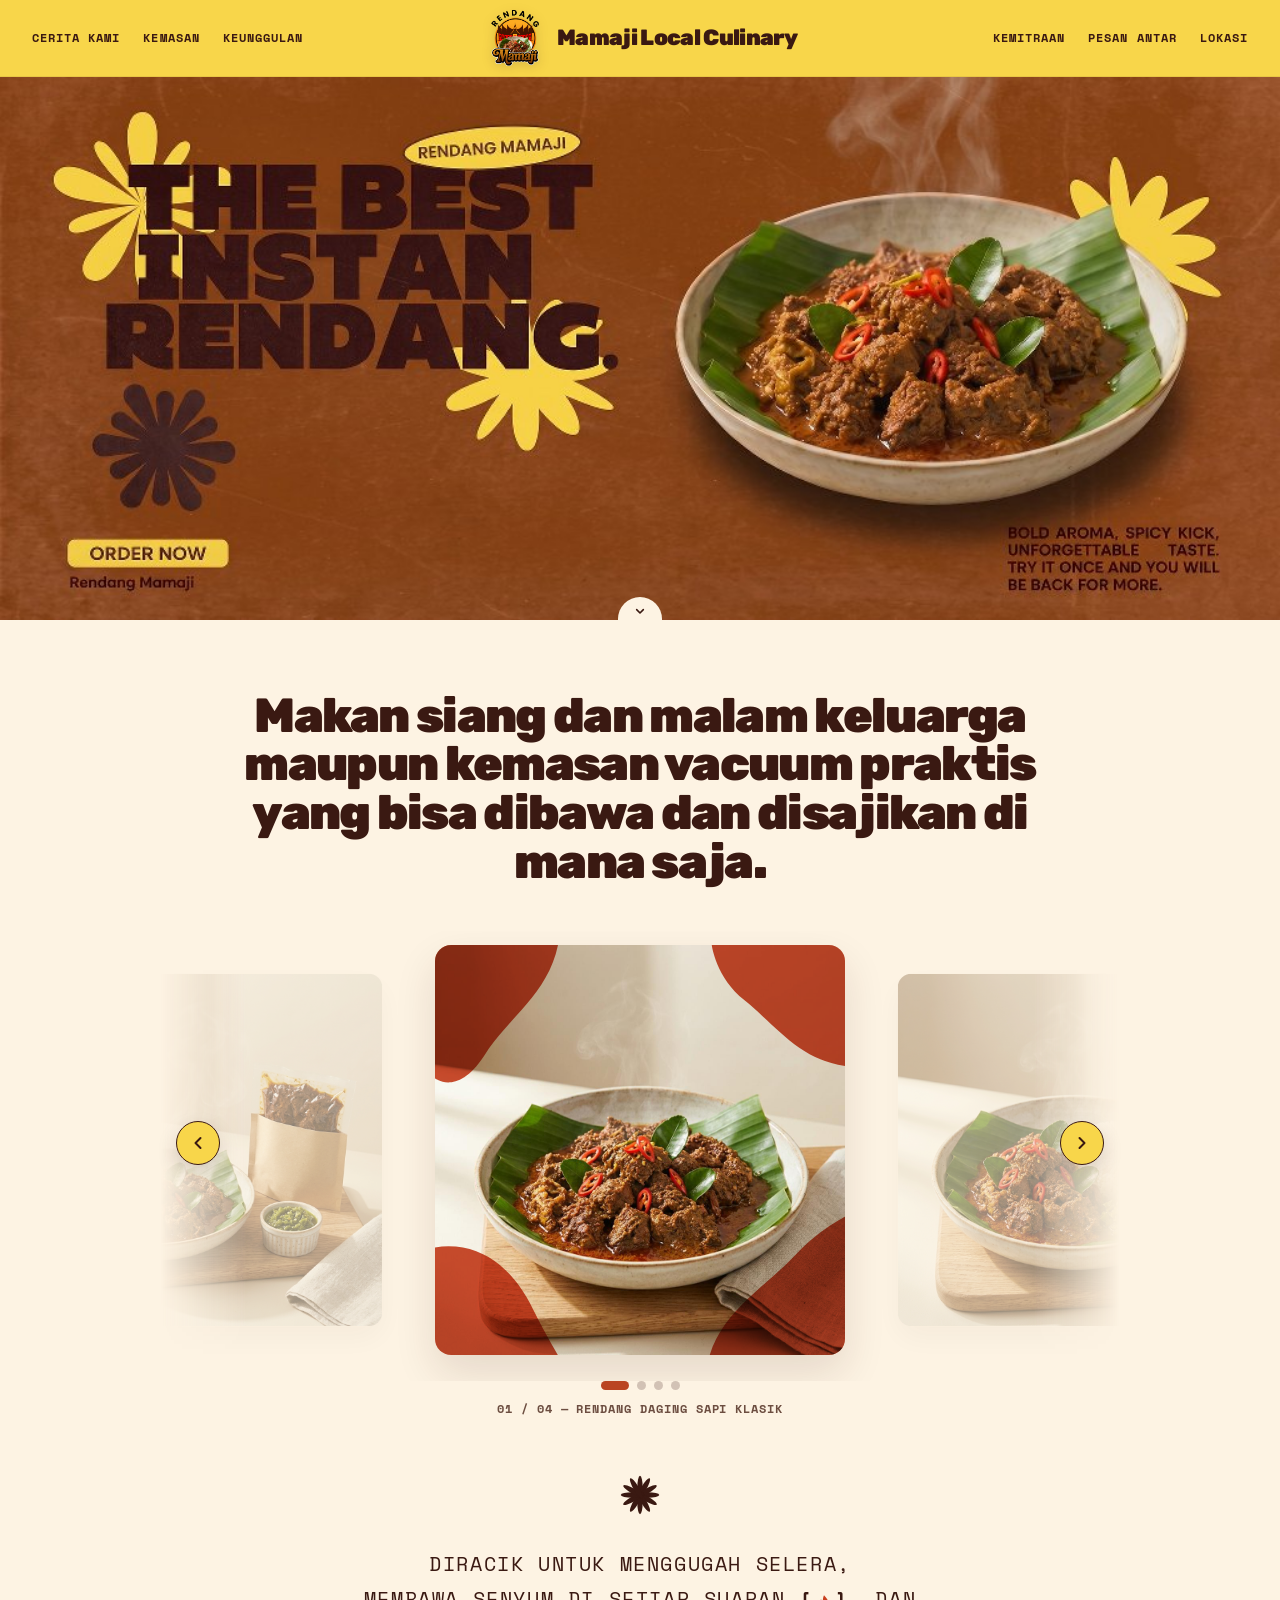
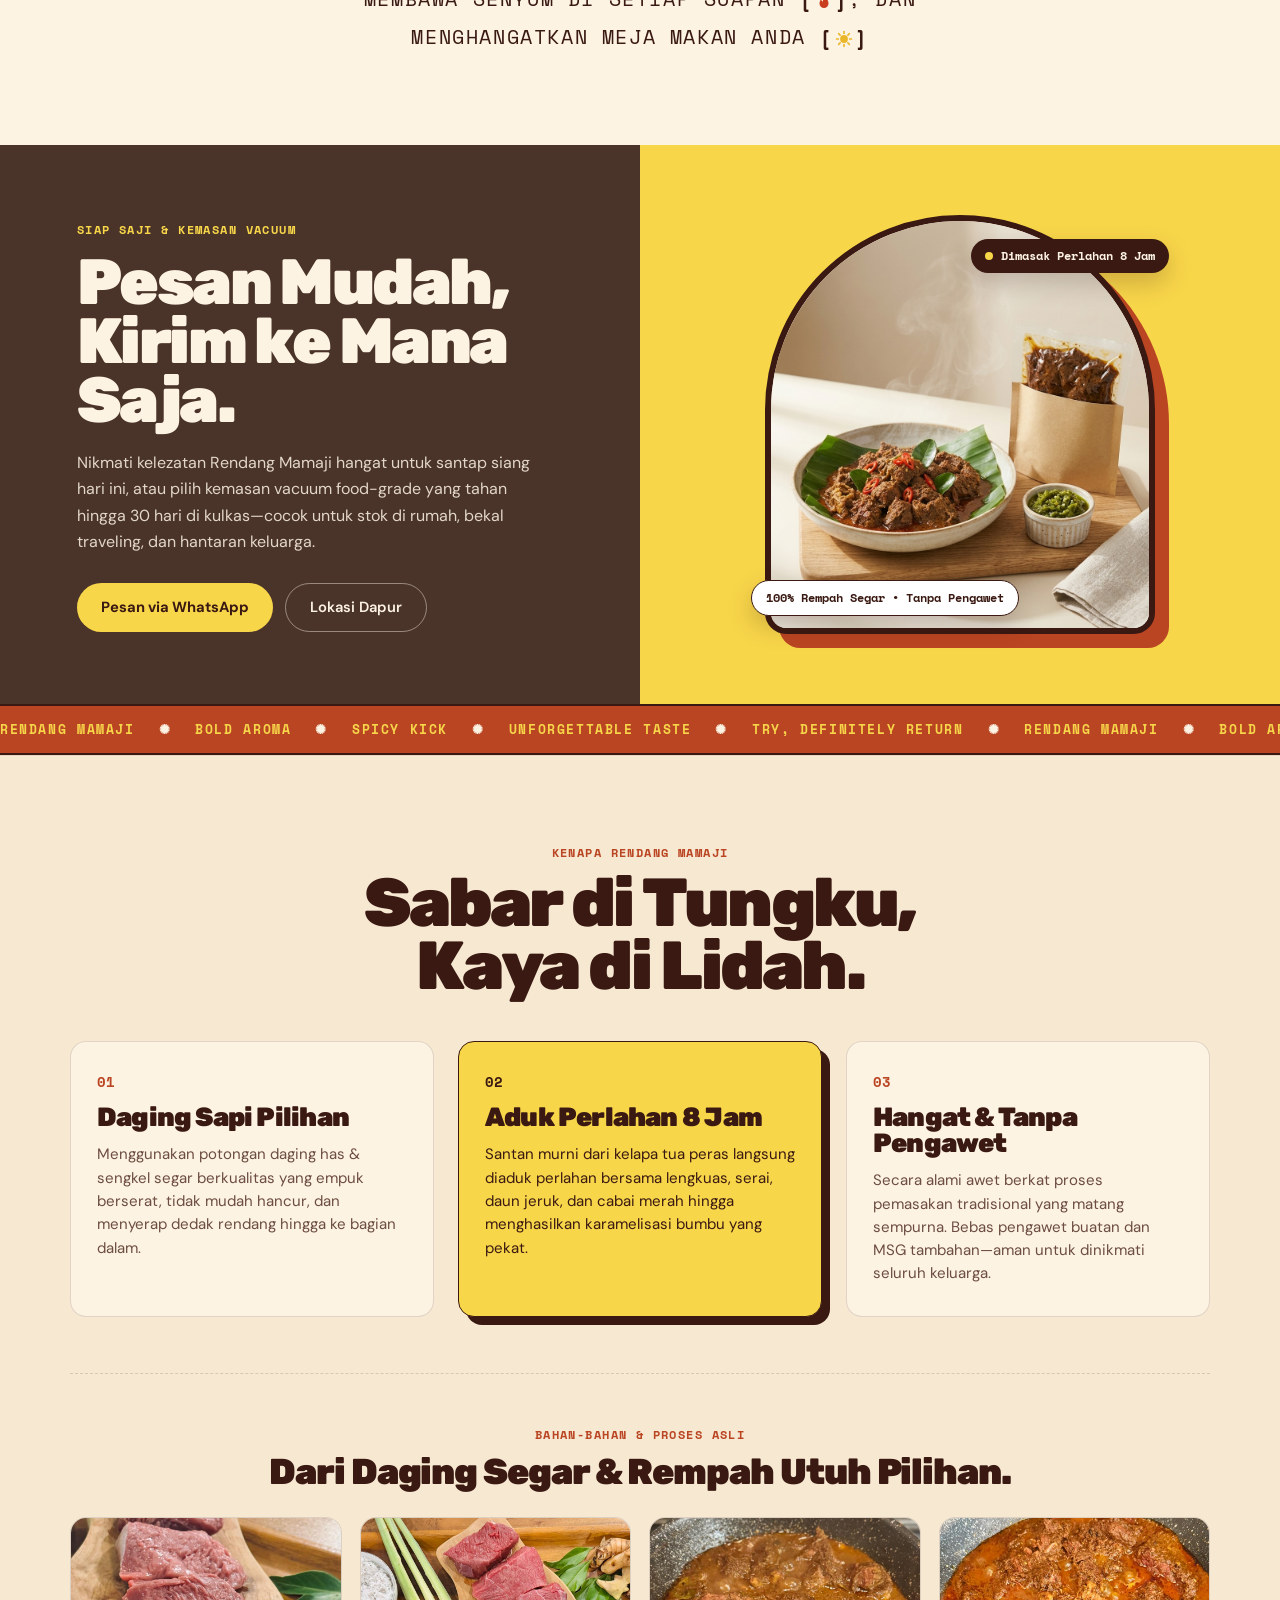
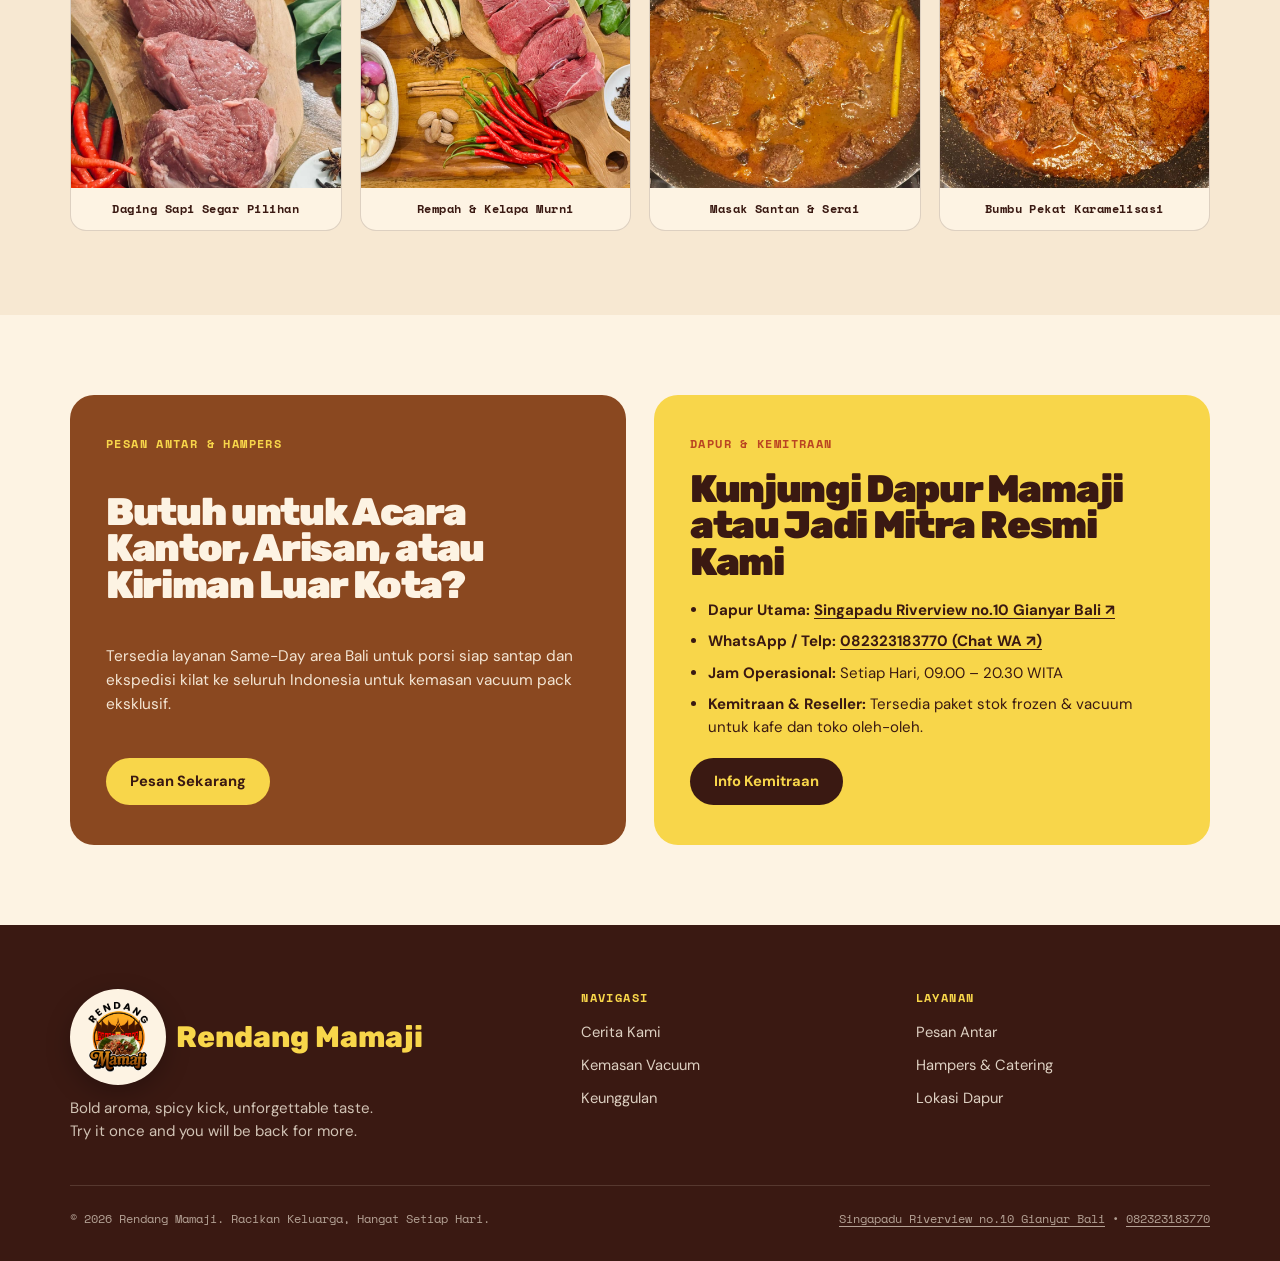
<file: index.html>
<!DOCTYPE html>
<html lang="id">
<head>
  <meta charset="UTF-8" />
  <meta name="viewport" content="width=device-width, initial-scale=1.0" />
  <title>Rendang Mamaji — Bold Aroma, Spicy Kick, Unforgettable Taste</title>
  <link
    rel="icon"
    type="image/svg+xml"
    href="data:image/svg+xml,%3Csvg xmlns='http://www.w3.org/2000/svg' viewBox='0 0 64 64'%3E%3Crect width='64' height='64' rx='16' fill='%23F8D64A'/%3E%3Cg transform='translate(32,32)' fill='%233A1912'%3E%3Cellipse rx='4' ry='17' transform='rotate(0) translate(0,-10)'/%3E%3Cellipse rx='4' ry='17' transform='rotate(36) translate(0,-10)'/%3E%3Cellipse rx='4' ry='17' transform='rotate(72) translate(0,-10)'/%3E%3Cellipse rx='4' ry='17' transform='rotate(108) translate(0,-10)'/%3E%3Cellipse rx='4' ry='17' transform='rotate(144) translate(0,-10)'/%3E%3Cellipse rx='4' ry='17' transform='rotate(180) translate(0,-10)'/%3E%3Cellipse rx='4' ry='17' transform='rotate(216) translate(0,-10)'/%3E%3Cellipse rx='4' ry='17' transform='rotate(252) translate(0,-10)'/%3E%3Cellipse rx='4' ry='17' transform='rotate(288) translate(0,-10)'/%3E%3Cellipse rx='4' ry='17' transform='rotate(324) translate(0,-10)'/%3E%3C/g%3E%3C/svg%3E"
  />
  <meta
    name="description"
    content="Rendang Mamaji menghadirkan rendang otentik Minang yang dimasak perlahan selama 8 jam dengan rempah pilihan. Tersedia porsi siap santap, lauk pendamping, dan kemasan vacuum."
  />

  <!-- Google Fonts: Chunky Display Sans (Rubik 900) + Mono + Clean Sans -->
  <link rel="preconnect" href="https://fonts.googleapis.com" />
  <link rel="preconnect" href="https://fonts.gstatic.com" crossorigin />
  <link
    href="https://fonts.googleapis.com/css2?family=DM+Sans:ital,opsz,wght@0,9..40,400;0,9..40,500;0,9..40,600;0,9..40,700;1,9..40,400&family=Rubik:wght@800;900&family=Space+Mono:wght@400;700&display=swap"
    rel="stylesheet"
  />
  <link rel="stylesheet" href="styles.css" />
</head>
<body>
  <!-- Sticky Golden Top Navigation Bar (inspired by Cala) -->
  <header class="site-header" id="top">
    <nav class="navbar" aria-label="Navigasi Utama">
      <div class="nav-group nav-left">
        <a href="#cerita" class="nav-link">CERITA KAMI</a>
        <a href="#paket" class="nav-link">KEMASAN</a>
        <a href="#galeri" class="nav-link">KEUNGGULAN</a>
      </div>

      <a href="#top" class="brand-logo" aria-label="Mamaji Local Culinary Beranda">
        <img
          src="Asset/Logo%20Rendang%20Mamaji%20cvrt.png"
          alt="Logo Rendang Mamaji"
          class="brand-logo-img"
        />
        <span class="brand-wordmark">Mamaji Local Culinary</span>
      </a>

      <div class="nav-group nav-right">
        <a href="#kemitraan" class="nav-link">KEMITRAAN</a>
        <a href="#pengiriman" class="nav-link">PESAN ANTAR</a>
        <a href="#lokasi" class="nav-link">LOKASI</a>
      </div>

      <!-- Mobile Menu Toggle -->
      <div class="mobile-controls">
        <button type="button" class="menu-toggle" id="mobileMenuToggle" aria-expanded="false" aria-label="Toggle menu navigasi">
          <span></span>
          <span></span>
        </button>
      </div>
    </nav>

    <!-- Mobile Navigation Drawer -->
    <div class="mobile-nav" id="mobileNav" hidden>
      <a href="#cerita" class="mobile-nav-link">Cerita Kami</a>
      <a href="#paket" class="mobile-nav-link">Kemasan Vacuum</a>
      <a href="#galeri" class="mobile-nav-link">Keunggulan</a>
      <a href="#kemitraan" class="mobile-nav-link">Kemitraan &amp; Hampers</a>
      <a href="#lokasi" class="mobile-nav-link">Lokasi Dapur</a>
    </div>
  </header>

  <main>
    <!-- Hero Section using the user's banner image (full width, uncropped) -->
    <section class="hero-section" aria-label="Banner Utama Rendang Mamaji">
      <div class="hero-media-frame">
        <img
          src="Asset/hero-the-best-instan-rendang.jpg"
          alt="Rendang Mamaji — The Best Instan Rendang. Bold Aroma, Spicy Kick, Unforgettable Taste."
          class="hero-asset-img"
        />

        <!-- Interactive transparent hotspot over the baked-in ORDER NOW button -->
        <a
          href="#pengiriman"
          class="hero-order-hotspot"
          aria-label="Order Now — Pesan Rendang Mamaji"
          title="Klik untuk pesan Rendang Mamaji"
        ></a>
      </div>

      <!-- Cala-style bottom-center semicircular scroll-down notch -->
      <a href="#cerita" class="hero-notch" aria-label="Gulir ke bagian berikutnya">
        <svg viewBox="0 0 24 24" fill="none" stroke="currentColor" stroke-width="2.4" stroke-linecap="round" stroke-linejoin="round" aria-hidden="true">
          <path d="M7 10l5 5 5-5" />
        </svg>
      </a>
    </section>

    <!-- Section 2: Warm Cream Editorial Showcase (exact Cala 2-card composition + statement) -->
    <section class="intro-showcase" id="cerita">
      <div class="container">
        <div class="editorial-intro-split reveal">
          <h1 class="editorial-heading">
            Makan siang dan malam keluarga maupun kemasan vacuum praktis yang bisa dibawa dan disajikan di mana saja.
          </h1>
        </div>

        <div class="rendang-carousel reveal" id="rendangCarousel" aria-roledescription="carousel" aria-label="Galeri Varian Rendang Mamaji">
          <div class="carousel-stage">
            <button type="button" class="carousel-nav-btn carousel-nav-btn--prev" id="carouselPrev" aria-label="Slide sebelumnya">
              <svg viewBox="0 0 24 24" fill="none" stroke="currentColor" stroke-width="2.4" stroke-linecap="round" stroke-linejoin="round" aria-hidden="true">
                <path d="M15 18l-6-6 6-6" />
              </svg>
            </button>

            <div class="carousel-viewport" id="carouselViewport">
              <div class="carousel-track" id="carouselTrack">
                <article class="carousel-slide is-active" data-index="0" data-caption="01 / 04 — Rendang Daging Sapi Klasik">
                  <div class="duo-card-art">
                    <img
                      src="Asset/WhatsApp%20Image%202026-11-25%20at%209.22.33%20AM.jpeg"
                      alt="Rendang Daging Sapi Klasik Rendang Mamaji di atas daun pisang"
                      class="duo-card-photo"
                    />
                    <div class="duo-card-graphic-blobs" aria-hidden="true">
                      <svg viewBox="0 0 400 400" preserveAspectRatio="none">
                        <path d="M0,0 L120,0 C110,48 72,70 48,108 C22,148 0,130 0,130 Z" fill="#C93E1E" opacity="0.92" />
                        <path d="M270,0 L400,0 L400,118 C355,112 332,78 302,54 C274,32 270,0 270,0 Z" fill="#C93E1E" opacity="0.92" />
                        <path d="M0,295 C46,288 78,318 96,356 C108,380 120,400 120,400 L0,400 Z" fill="#C93E1E" opacity="0.92" />
                        <path d="M400,265 L400,400 L268,400 C282,356 322,334 352,302 C374,278 400,265 400,265 Z" fill="#C93E1E" opacity="0.92" />
                      </svg>
                    </div>
                  </div>
                </article>

                <article class="carousel-slide" data-index="1" data-caption="02 / 04 — Rendang Komplit Nasi &amp; Sambal Ijo">
                  <div class="duo-card-art">
                    <img
                      src="Asset/rendang-komplit.jpg"
                      alt="Rendang Mamaji Komplit dengan nasi putih hangat dan sambal lado mudo"
                      class="duo-card-photo"
                    />
                    <div class="duo-card-graphic-blobs" aria-hidden="true">
                      <svg viewBox="0 0 400 400" preserveAspectRatio="none">
                        <path d="M0,0 L120,0 C110,48 72,70 48,108 C22,148 0,130 0,130 Z" fill="#C93E1E" opacity="0.92" />
                        <path d="M270,0 L400,0 L400,118 C355,112 332,78 302,54 C274,32 270,0 270,0 Z" fill="#C93E1E" opacity="0.92" />
                        <path d="M0,295 C46,288 78,318 96,356 C108,380 120,400 120,400 L0,400 Z" fill="#C93E1E" opacity="0.92" />
                        <path d="M400,265 L400,400 L268,400 C282,356 322,334 352,302 C374,278 400,265 400,265 Z" fill="#C93E1E" opacity="0.92" />
                      </svg>
                    </div>
                  </div>
                </article>

                <article class="carousel-slide" data-index="2" data-caption="03 / 04 — Rendang Paru &amp; Daging Serundeng">
                  <div class="duo-card-art">
                    <img
                      src="Asset/rendang-bumbu-pekat.jpg"
                      alt="Rendang Paru dan Daging Sapi berbumbu pekat dengan taburan serundeng rempah"
                      class="duo-card-photo"
                    />
                    <div class="duo-card-graphic-blobs" aria-hidden="true">
                      <svg viewBox="0 0 400 400" preserveAspectRatio="none">
                        <path d="M0,0 L120,0 C110,48 72,70 48,108 C22,148 0,130 0,130 Z" fill="#C93E1E" opacity="0.92" />
                        <path d="M270,0 L400,0 L400,118 C355,112 332,78 302,54 C274,32 270,0 270,0 Z" fill="#C93E1E" opacity="0.92" />
                        <path d="M0,295 C46,288 78,318 96,356 C108,380 120,400 120,400 L0,400 Z" fill="#C93E1E" opacity="0.92" />
                        <path d="M400,265 L400,400 L268,400 C282,356 322,334 352,302 C374,278 400,265 400,265 Z" fill="#C93E1E" opacity="0.92" />
                      </svg>
                    </div>
                  </div>
                </article>

                <article class="carousel-slide" data-index="3" data-caption="04 / 04 — Paket Vacuum &amp; Sambal Ijo">
                  <div class="duo-card-art">
                    <img
                      src="Asset/rendang-hantaran.jpg"
                      alt="Rendang Mamaji kemasan vacuum praktis bersama sambal ijo"
                      class="duo-card-photo"
                    />
                    <div class="duo-card-graphic-blobs" aria-hidden="true">
                      <svg viewBox="0 0 400 400" preserveAspectRatio="none">
                        <path d="M0,0 L120,0 C110,48 72,70 48,108 C22,148 0,130 0,130 Z" fill="#C93E1E" opacity="0.92" />
                        <path d="M270,0 L400,0 L400,118 C355,112 332,78 302,54 C274,32 270,0 270,0 Z" fill="#C93E1E" opacity="0.92" />
                        <path d="M0,295 C46,288 78,318 96,356 C108,380 120,400 120,400 L0,400 Z" fill="#C93E1E" opacity="0.92" />
                        <path d="M400,265 L400,400 L268,400 C282,356 322,334 352,302 C374,278 400,265 400,265 Z" fill="#C93E1E" opacity="0.92" />
                      </svg>
                    </div>
                  </div>
                </article>
              </div>
            </div>

            <button type="button" class="carousel-nav-btn carousel-nav-btn--next" id="carouselNext" aria-label="Slide berikutnya">
              <svg viewBox="0 0 24 24" fill="none" stroke="currentColor" stroke-width="2.4" stroke-linecap="round" stroke-linejoin="round" aria-hidden="true">
                <path d="M9 18l6-6-6-6" />
              </svg>
            </button>
          </div>

          <div class="carousel-controls-bar">
            <div class="carousel-dots" id="carouselDots" role="tablist" aria-label="Pilih slide rendang">
              <button type="button" class="carousel-dot is-active" data-slide="0" aria-label="Slide 1" aria-selected="true"></button>
              <button type="button" class="carousel-dot" data-slide="1" aria-label="Slide 2" aria-selected="false"></button>
              <button type="button" class="carousel-dot" data-slide="2" aria-label="Slide 3" aria-selected="false"></button>
              <button type="button" class="carousel-dot" data-slide="3" aria-label="Slide 4" aria-selected="false"></button>
            </div>
            <p class="carousel-caption" id="carouselCaption">01 / 04 — Rendang Daging Sapi Klasik</p>
          </div>
        </div>

        <!-- Centered Starburst + Uppercase Editorial Statement -->
        <div class="editorial-manifesto reveal">
          <svg class="manifesto-starburst" viewBox="0 0 64 64" fill="currentColor" aria-hidden="true">
            <g transform="translate(32,32)">
              <ellipse rx="3.9" ry="17" transform="rotate(0) translate(0,-11)" />
              <ellipse rx="3.9" ry="17" transform="rotate(30) translate(0,-11)" />
              <ellipse rx="3.9" ry="17" transform="rotate(60) translate(0,-11)" />
              <ellipse rx="3.9" ry="17" transform="rotate(90) translate(0,-11)" />
              <ellipse rx="3.9" ry="17" transform="rotate(120) translate(0,-11)" />
              <ellipse rx="3.9" ry="17" transform="rotate(150) translate(0,-11)" />
              <ellipse rx="3.9" ry="17" transform="rotate(180) translate(0,-11)" />
              <ellipse rx="3.9" ry="17" transform="rotate(210) translate(0,-11)" />
              <ellipse rx="3.9" ry="17" transform="rotate(240) translate(0,-11)" />
              <ellipse rx="3.9" ry="17" transform="rotate(270) translate(0,-11)" />
              <ellipse rx="3.9" ry="17" transform="rotate(300) translate(0,-11)" />
              <ellipse rx="3.9" ry="17" transform="rotate(330) translate(0,-11)" />
            </g>
          </svg>

          <p class="manifesto-text">
            DIRACIK UNTUK MENGGUGAH SELERA,<br />
            MEMBAWA SENYUM DI SETIAP SUAPAN
            <span class="inline-bracket" aria-hidden="true">
              [<svg viewBox="0 0 24 24" class="inline-icon inline-icon--chili"><path d="M12 3c4 4 6 7.5 6 11a6 6 0 1 1-12 0c0-2.1.8-4 2.1-5.6.3 1.7 1.3 2.8 2.5 3.1C10.3 8.4 10.8 5.5 12 3Z" fill="#C93E1E"/></svg>]
            </span>, DAN<br />
            MENGHANGATKAN MEJA MAKAN ANDA
            <span class="inline-bracket" aria-hidden="true">
              [<svg viewBox="0 0 24 24" class="inline-icon inline-icon--sun"><circle cx="12" cy="12" r="5.2" fill="#EBB72A"/><g stroke="#EBB72A" stroke-width="2.2" stroke-linecap="round"><line x1="12" y1="2" x2="12" y2="4.6"/><line x1="12" y1="19.4" x2="12" y2="22"/><line x1="2" y1="12" x2="4.6" y2="12"/><line x1="19.4" y1="12" x2="22" y2="12"/><line x1="4.9" y1="4.9" x2="6.8" y2="6.8"/><line x1="17.2" y1="17.2" x2="19.1" y2="19.1"/><line x1="19.1" y1="4.9" x2="17.2" y2="6.8"/><line x1="6.8" y1="17.2" x2="4.9" y2="19.1"/></g></svg>]
            </span>
          </p>
        </div>
      </div>
    </section>

    <!-- Section 3: 50/50 Split Block (matching Cala's "Notre Application" split band) -->
    <section class="split-feature" id="paket">
      <div class="split-left">
        <div class="split-content reveal">
          <span class="split-eyebrow">SIAP SAJI &amp; KEMASAN VACUUM</span>
          <h2 class="split-heading">
            Pesan Mudah,<br />
            Kirim ke Mana Saja.
          </h2>
          <p class="split-copy">
            Nikmati kelezatan Rendang Mamaji hangat untuk santap siang hari ini, atau pilih kemasan vacuum food-grade yang tahan hingga 30 hari di kulkas—cocok untuk stok di rumah, bekal traveling, dan hantaran keluarga.
          </p>
          <div class="split-actions">
            <a
              href="https://wa.me/6282323183770?text=Halo%20Rendang%20Mamaji%2C%20saya%20ingin%20memesan%20Rendang%20Mamaji."
              target="_blank"
              rel="noopener noreferrer"
              class="btn-sunny"
            >Pesan via WhatsApp</a>
            <a href="#lokasi" class="btn-outline-cream">Lokasi Dapur</a>
          </div>
        </div>
      </div>

      <div class="split-right">
        <div class="split-visual-stage reveal">
          <div class="split-arch-frame">
            <img
              src="Asset/rendang-hantaran.jpg"
              alt="Rendang Mamaji dalam piring keramik dan kemasan vacuum"
              class="split-arch-img"
            />
          </div>
          <div class="floating-badge floating-badge--top">
            <span class="badge-dot"></span>
            Dimasak Perlahan 8 Jam
          </div>
          <div class="floating-badge floating-badge--bottom">
            100% Rempah Segar • Tanpa Pengawet
          </div>
        </div>
      </div>
    </section>

    <!-- Golden Marquee Strip -->
    <div class="marquee-strip" aria-hidden="true">
      <div class="marquee-track">
        <span>RENDANG MAMAJI</span>
        <span class="marquee-star">✺</span>
        <span>BOLD AROMA</span>
        <span class="marquee-star">✺</span>
        <span>SPICY KICK</span>
        <span class="marquee-star">✺</span>
        <span>UNFORGETTABLE TASTE</span>
        <span class="marquee-star">✺</span>
        <span>TRY, DEFINITELY RETURN</span>
        <span class="marquee-star">✺</span>
        <span>RENDANG MAMAJI</span>
        <span class="marquee-star">✺</span>
        <span>BOLD AROMA</span>
        <span class="marquee-star">✺</span>
        <span>SPICY KICK</span>
        <span class="marquee-star">✺</span>
        <span>UNFORGETTABLE TASTE</span>
        <span class="marquee-star">✺</span>
        <span>TRY, DEFINITELY RETURN</span>
        <span class="marquee-star">✺</span>
      </div>
    </div>

    <!-- Section 5: Craft & Heritage (Keunggulan) -->
    <section class="craft-section" id="galeri">
      <div class="container">
        <div class="craft-header reveal">
          <span class="section-tag">KENAPA RENDANG MAMAJI</span>
          <h2 class="section-title centered">
            Sabar di Tungku,<br />
            Kaya di Lidah.
          </h2>
        </div>

        <div class="craft-grid">
          <article class="craft-card reveal">
            <div class="craft-num">01</div>
            <h3>Daging Sapi Pilihan</h3>
            <p>
              Menggunakan potongan daging has &amp; sengkel segar berkualitas yang empuk berserat, tidak mudah hancur, dan menyerap dedak rendang hingga ke bagian dalam.
            </p>
          </article>

          <article class="craft-card craft-card--accent reveal">
            <div class="craft-num">02</div>
            <h3>Aduk Perlahan 8 Jam</h3>
            <p>
              Santan murni dari kelapa tua peras langsung diaduk perlahan bersama lengkuas, serai, daun jeruk, dan cabai merah hingga menghasilkan karamelisasi bumbu yang pekat.
            </p>
          </article>

          <article class="craft-card reveal">
            <div class="craft-num">03</div>
            <h3>Hangat &amp; Tanpa Pengawet</h3>
            <p>
              Secara alami awet berkat proses pemasakan tradisional yang matang sempurna. Bebas pengawet buatan dan MSG tambahan—aman untuk dinikmati seluruh keluarga.
            </p>
          </article>
        </div>

        <div class="ingredients-block reveal">
          <div class="ingredients-header">
            <span class="section-tag">BAHAN-BAHAN &amp; PROSES ASLI</span>
            <h3 class="ingredients-title">Dari Daging Segar &amp; Rempah Utuh Pilihan.</h3>
          </div>

          <div class="ingredients-grid">
            <figure class="ingredient-card">
              <div class="ingredient-thumb">
                <img
                  src="wordpress-media/rendang-mamaji-bahan-daging.jpg"
                  alt="Potongan daging sapi segar pilihan bersama cabai merah dan rempah"
                  loading="lazy"
                />
              </div>
              <figcaption class="ingredient-caption">Daging Sapi Segar Pilihan</figcaption>
            </figure>

            <figure class="ingredient-card">
              <div class="ingredient-thumb">
                <img
                  src="wordpress-media/rendang-mamaji-bahan-rempah.jpg"
                  alt="Kelapa parut, serai, lengkuas, bawang merah, bawang putih, kayu manis, pala, cengkeh, dan jintan"
                  loading="lazy"
                />
              </div>
              <figcaption class="ingredient-caption">Rempah &amp; Kelapa Murni</figcaption>
            </figure>

            <figure class="ingredient-card">
              <div class="ingredient-thumb">
                <img
                  src="wordpress-media/rendang-mamaji-proses-santan.jpg"
                  alt="Proses memasak daging sapi dengan santan berbumbu dan serai di wajan"
                  loading="lazy"
                />
              </div>
              <figcaption class="ingredient-caption">Masak Santan &amp; Serai</figcaption>
            </figure>

            <figure class="ingredient-card">
              <div class="ingredient-thumb">
                <img
                  src="wordpress-media/rendang-mamaji-proses-pekat.jpg"
                  alt="Karamelisasi bumbu rendang yang pekat dan meresap sempurna"
                  loading="lazy"
                />
              </div>
              <figcaption class="ingredient-caption">Bumbu Pekat Karamelisasi</figcaption>
            </figure>
          </div>
        </div>
      </div>
    </section>

    <!-- Section 6: Kemitraan, Pesan Antar & Lokasi -->
    <section class="info-band" id="kemitraan">
      <div class="container">
        <div class="info-grid">
          <div class="info-card info-card--espresso reveal" id="pengiriman">
            <span class="info-label">PESAN ANTAR &amp; HAMPERS</span>
            <h3>Butuh untuk Acara Kantor, Arisan, atau Kiriman Luar Kota?</h3>
            <p>
              Tersedia layanan Same-Day area Bali untuk porsi siap santap dan ekspedisi kilat ke seluruh Indonesia untuk kemasan vacuum pack eksklusif.
            </p>
            <a
              href="https://wa.me/6282323183770?text=Halo%20Rendang%20Mamaji%2C%20saya%20ingin%20pesan%20antar%20atau%20hampers."
              target="_blank"
              rel="noopener noreferrer"
              class="btn-sunny"
            >Pesan Sekarang</a>
          </div>

          <div class="info-card info-card--sunlight reveal" id="lokasi">
            <span class="info-label info-label--dark">DAPUR &amp; KEMITRAAN</span>
            <h3>Kunjungi Dapur Mamaji atau Jadi Mitra Resmi Kami</h3>
            <ul class="info-list">
              <li>
                <strong>Dapur Utama:</strong>
                <a
                  href="https://www.google.com/maps/search/?api=1&query=Singapadu%20Riverview%20no.10%20Gianyar%20Bali"
                  target="_blank"
                  rel="noopener noreferrer"
                  class="info-inline-link"
                  title="Buka lokasi di Google Maps"
                >Singapadu Riverview no.10 Gianyar Bali ↗</a>
              </li>
              <li>
                <strong>WhatsApp / Telp:</strong>
                <a
                  href="https://wa.me/6282323183770?text=Halo%20Rendang%20Mamaji%2C%20saya%20ingin%20bertanya%20tentang%20pesanan."
                  target="_blank"
                  rel="noopener noreferrer"
                  class="info-inline-link"
                  title="Chat langsung via WhatsApp"
                >082323183770 (Chat WA ↗)</a>
              </li>
              <li><strong>Jam Operasional:</strong> Setiap Hari, 09.00 – 20.30 WITA</li>
              <li><strong>Kemitraan &amp; Reseller:</strong> Tersedia paket stok frozen &amp; vacuum untuk kafe dan toko oleh-oleh.</li>
            </ul>
            <a
              href="https://wa.me/6282323183770?text=Halo%20Rendang%20Mamaji%2C%20saya%20tertarik%20info%20kemitraan%20dan%20reseller."
              target="_blank"
              rel="noopener noreferrer"
              class="btn-dark"
            >Info Kemitraan</a>
          </div>
        </div>
      </div>
    </section>
  </main>

  <!-- Deep Espresso Footer -->
  <footer class="site-footer">
    <div class="container">
      <div class="footer-top">
        <div class="footer-brand-block">
          <div class="footer-logo">
            <img
              src="Asset/Logo%20Rendang%20Mamaji%20cvrt.png"
              alt="Logo Rendang Mamaji"
              class="footer-logo-img"
            />
            <span>Rendang Mamaji</span>
          </div>
          <p class="footer-tagline">
            Bold aroma, spicy kick, unforgettable taste.<br />
            Try it once and you will be back for more.
          </p>
        </div>

        <div class="footer-links-col">
          <h4>NAVIGASI</h4>
          <a href="#cerita">Cerita Kami</a>
          <a href="#paket">Kemasan Vacuum</a>
          <a href="#galeri">Keunggulan</a>
        </div>

        <div class="footer-links-col">
          <h4>LAYANAN</h4>
          <a href="#pengiriman">Pesan Antar</a>
          <a href="#kemitraan">Hampers &amp; Catering</a>
          <a href="#lokasi">Lokasi Dapur</a>
        </div>
      </div>

      <div class="footer-bottom">
        <span>© 2026 Rendang Mamaji. Racikan Keluarga, Hangat Setiap Hari.</span>
        <span class="footer-contact-links">
          <a
            href="https://www.google.com/maps/search/?api=1&query=Singapadu%20Riverview%20no.10%20Gianyar%20Bali"
            target="_blank"
            rel="noopener noreferrer"
          >Singapadu Riverview no.10 Gianyar Bali</a>
          •
          <a
            href="https://wa.me/6282323183770"
            target="_blank"
            rel="noopener noreferrer"
          >082323183770</a>
        </span>
      </div>
    </div>
  </footer>

  <script src="script.js"></script>
</body>
</html>
</file>
<file: styles.css>
/* ============================================================
   Rendang Mamaji — Warm Sunny Editorial Design System
   Inspired by Cala's sunlit palette, paired seamlessly with
   Rendang Mamaji's terracotta, golden yellow & espresso assets.
   ============================================================ */

:root {
  --sunny: #F8D64A;
  --sunny-deep: #EBB72A;
  --cream: #FDF3E3;
  --cream-soft: #F7E8D2;
  --terracotta: #BA4522;
  --terracotta-bright: #C93E1E;
  --cinnamon: #8A4820;
  --espresso: #3A1912;
  --espresso-soft: #4A3329;
  --ink-muted: #6C4D40;
  --white: #FFFFFF;

  --font-serif: 'Rubik', 'DM Sans', system-ui, sans-serif;
  --font-mono: 'Space Mono', ui-monospace, monospace;
  --font-sans: 'DM Sans', system-ui, -apple-system, sans-serif;

  --radius-md: 16px;
  --radius-lg: 24px;
  --radius-pill: 999px;
  --shadow-soft: 0 14px 36px rgba(58, 25, 18, 0.08);
  --shadow-card: 0 18px 42px rgba(58, 25, 18, 0.12);
}

*,
*::before,
*::after {
  box-sizing: border-box;
}

html {
  scroll-behavior: smooth;
}

body {
  margin: 0;
  background-color: var(--cream);
  color: var(--espresso);
  font-family: var(--font-sans);
  line-height: 1.55;
  -webkit-font-smoothing: antialiased;
  overflow-x: hidden;
}

img {
  max-width: 100%;
  display: block;
}

a {
  color: inherit;
  text-decoration: none;
}

button {
  font-family: inherit;
  cursor: pointer;
}

.container {
  width: min(1140px, 92%);
  margin: 0 auto;
}

/* ============================================================
   Sticky Golden Header
   ============================================================ */
.site-header {
  position: sticky;
  top: 0;
  z-index: 60;
  background-color: var(--sunny);
  border-bottom: 1px solid rgba(58, 25, 18, 0.08);
  transition: box-shadow 0.25s ease;
}

.site-header.is-scrolled {
  box-shadow: 0 6px 24px rgba(58, 25, 18, 0.1);
}

.navbar {
  width: min(1320px, 95%);
  margin: 0 auto;
  height: 76px;
  display: grid;
  grid-template-columns: 1fr auto 1fr;
  align-items: center;
  gap: 16px;
}

.nav-group {
  display: flex;
  align-items: center;
  gap: clamp(14px, 1.8vw, 28px);
}

.nav-left {
  justify-content: flex-start;
}

.nav-right {
  justify-content: flex-end;
}

.nav-link {
  font-family: var(--font-mono);
  font-size: 0.72rem;
  font-weight: 700;
  letter-spacing: 0.09em;
  text-transform: uppercase;
  color: var(--espresso);
  position: relative;
  padding: 4px 0;
  transition: opacity 0.2s ease;
}

.nav-link::after {
  content: "";
  position: absolute;
  left: 0;
  bottom: 0;
  width: 0;
  height: 1.5px;
  background-color: var(--espresso);
  transition: width 0.22s ease;
}

.nav-link:hover::after {
  width: 100%;
}

.brand-logo {
  display: inline-flex;
  align-items: center;
  gap: 10px;
  color: var(--espresso);
  justify-self: center;
}

.brand-logo-img {
  width: 64px;
  height: 64px;
  display: block;
  flex-shrink: 0;
  object-fit: contain;
  filter: drop-shadow(0 2px 6px rgba(58, 25, 18, 0.16));
}

.brand-wordmark {
  font-family: var(--font-serif);
  font-size: clamp(0.92rem, 3.6vw, 1.38rem);
  font-weight: 900;
  letter-spacing: -0.03em;
  line-height: 1;
  white-space: nowrap;
}

.mobile-controls {
  display: none;
  align-items: center;
  gap: 10px;
  justify-self: end;
}

.menu-toggle {
  width: 34px;
  height: 34px;
  border-radius: 10px;
  border: 1px solid rgba(58, 25, 18, 0.18);
  background: transparent;
  display: flex;
  flex-direction: column;
  align-items: center;
  justify-content: center;
  gap: 5px;
  padding: 0;
}

.menu-toggle span {
  width: 16px;
  height: 2px;
  background-color: var(--espresso);
  border-radius: 2px;
  transition: transform 0.2s ease;
}

.mobile-nav {
  background-color: var(--sunny);
  border-top: 1px solid rgba(58, 25, 18, 0.1);
  padding: 14px 20px 20px;
  display: flex;
  flex-direction: column;
  gap: 10px;
}

.mobile-nav[hidden] {
  display: none;
}

.mobile-nav-link {
  font-family: var(--font-mono);
  font-size: 0.84rem;
  font-weight: 700;
  text-transform: uppercase;
  letter-spacing: 0.06em;
  padding: 6px 0;
  border-bottom: 1px dashed rgba(58, 25, 18, 0.15);
}

/* ============================================================
   Hero Section (Full-Width Banner Image, Zero Cropping)
   ============================================================ */
.hero-section {
  background-color: #894821;
  position: relative;
  padding: 0;
}

.hero-media-frame {
  position: relative;
  width: 100%;
  max-width: none;
  margin: 0;
}

.hero-asset-img {
  width: 100%;
  height: auto;
  display: block;
}

.hero-order-hotspot {
  position: absolute;
  left: 5%;
  bottom: 10%;
  width: 13.2%;
  height: 7.5%;
  border-radius: var(--radius-pill);
  border: none;
  background: transparent;
  padding: 0;
  z-index: 4;
  transition: box-shadow 0.25s ease, transform 0.2s ease;
}

.hero-order-hotspot:hover {
  box-shadow: 0 0 0 3px rgba(248, 214, 74, 0.55), 0 10px 24px rgba(58, 25, 18, 0.35);
  transform: translateY(-2px);
}

/* Cala-style semicircular cream scroll-down notch */
.hero-notch {
  position: absolute;
  left: 50%;
  bottom: -1px;
  transform: translateX(-50%);
  width: 44px;
  height: 24px;
  background-color: var(--cream);
  border-radius: 999px 999px 0 0;
  display: flex;
  align-items: flex-end;
  justify-content: center;
  padding-bottom: 2px;
  color: var(--espresso);
  z-index: 5;
  transition: transform 0.2s ease;
}

.hero-notch svg {
  width: 16px;
  height: 16px;
}

.hero-notch:hover {
  transform: translateX(-50%) translateY(-2px);
}

/* ============================================================
   Section 2: Cream Editorial Showcase (2 Square Cards + Manifesto)
   ============================================================ */
.intro-showcase {
  background-color: var(--cream);
  padding: 72px 0 88px;
}

.editorial-intro-split {
  max-width: 880px;
  margin: 0 auto 44px;
  text-align: center;
}

.editorial-heading {
  font-family: var(--font-serif);
  font-size: clamp(1.75rem, 3.8vw, 3rem);
  font-weight: 900;
  line-height: 1.02;
  letter-spacing: -0.035em;
  text-align: center;
  color: var(--espresso);
  margin: 0;
}

.rendang-carousel {
  max-width: 960px;
  margin: 0 auto 54px;
}

.carousel-stage {
  position: relative;
  display: flex;
  align-items: center;
}

.carousel-viewport {
  width: 100%;
  overflow: hidden;
  padding: 14px 0 26px;
  mask-image: linear-gradient(90deg, transparent 0%, #000 9%, #000 91%, transparent 100%);
  -webkit-mask-image: linear-gradient(90deg, transparent 0%, #000 9%, #000 91%, transparent 100%);
}

.carousel-track {
  display: flex;
  align-items: center;
  gap: 24px;
  transition: transform 0.65s cubic-bezier(0.22, 1, 0.36, 1);
  will-change: transform;
}

.carousel-track.is-no-transition,
.carousel-track.is-no-transition .carousel-slide,
.carousel-track.is-no-transition .duo-card-graphic-blobs {
  transition: none !important;
}

.carousel-slide {
  flex: 0 0 410px;
  border-radius: var(--radius-md);
  overflow: hidden;
  box-shadow: var(--shadow-soft);
  transform: scale(0.86);
  opacity: 0.48;
  cursor: pointer;
  transition: transform 0.5s cubic-bezier(0.22, 1, 0.36, 1), opacity 0.45s ease, box-shadow 0.45s ease;
}

.carousel-slide.is-active {
  transform: scale(1);
  opacity: 1;
  cursor: default;
  box-shadow: var(--shadow-card);
}

.carousel-slide .duo-card-graphic-blobs {
  opacity: 0;
  transition: opacity 0.45s ease;
}

.carousel-slide.is-active .duo-card-graphic-blobs {
  opacity: 1;
}

.duo-card-art {
  position: relative;
  aspect-ratio: 1 / 1;
  width: 100%;
  overflow: hidden;
  background-color: #E7D6BE;
}

.duo-card-photo {
  width: 100%;
  height: 100%;
  object-fit: cover;
  transition: transform 0.6s cubic-bezier(0.22, 1, 0.36, 1);
}

.carousel-slide.is-active:hover .duo-card-photo {
  transform: scale(1.045);
}

.duo-card-graphic-blobs {
  position: absolute;
  inset: 0;
  pointer-events: none;
  mix-blend-mode: multiply;
}

.duo-card-graphic-blobs svg {
  width: 100%;
  height: 100%;
  display: block;
}

.carousel-nav-btn {
  position: absolute;
  top: 47%;
  transform: translateY(-50%);
  z-index: 6;
  width: 44px;
  height: 44px;
  padding: 0;
  line-height: 1;
  border-radius: 50%;
  border: 1.5px solid var(--espresso);
  background-color: var(--sunny);
  color: var(--espresso);
  display: inline-flex;
  align-items: center;
  justify-content: center;
  box-shadow: 0 8px 20px rgba(58, 25, 18, 0.16);
  transition: transform 0.2s ease, background-color 0.2s ease;
}

.carousel-nav-btn:hover {
  background-color: var(--espresso);
  color: var(--sunny);
  transform: translateY(-50%) scale(1.06);
}

.carousel-nav-btn svg {
  width: 20px;
  height: 20px;
  flex-shrink: 0;
  display: block;
}

.carousel-nav-btn--prev {
  left: 16px;
}

.carousel-nav-btn--next {
  right: 16px;
}

.carousel-controls-bar {
  display: flex;
  flex-direction: column;
  align-items: center;
  gap: 10px;
}

.carousel-dots {
  display: inline-flex;
  align-items: center;
  gap: 8px;
}

.carousel-dot {
  width: 9px;
  height: 9px;
  border-radius: var(--radius-pill);
  border: none;
  padding: 0;
  background-color: rgba(58, 25, 18, 0.22);
  transition: width 0.3s ease, background-color 0.3s ease;
}

.carousel-dot.is-active {
  width: 28px;
  background-color: var(--terracotta);
}

.carousel-caption {
  margin: 0;
  font-family: var(--font-mono);
  font-size: 0.74rem;
  font-weight: 700;
  letter-spacing: 0.08em;
  text-transform: uppercase;
  color: var(--ink-muted);
  text-align: center;
}

/* Manifesto below the 2 square cards */
.editorial-manifesto {
  text-align: center;
  max-width: 720px;
  margin: 0 auto;
}

.manifesto-starburst {
  width: 44px;
  height: 44px;
  color: var(--espresso);
  margin: 0 auto 22px;
}

.manifesto-text {
  font-family: var(--font-mono);
  font-size: clamp(0.95rem, 1.8vw, 1.25rem);
  font-weight: 400;
  line-height: 1.75;
  letter-spacing: 0.08em;
  text-transform: uppercase;
  color: var(--espresso);
  margin: 0;
}

.inline-bracket {
  display: inline-flex;
  align-items: center;
  gap: 2px;
  vertical-align: middle;
  font-weight: 700;
}

.inline-icon {
  width: 18px;
  height: 18px;
  display: inline-block;
  vertical-align: middle;
}

/* ============================================================
   Section 3: 50/50 Split Editorial Feature
   ============================================================ */
.split-feature {
  display: grid;
  grid-template-columns: 1fr 1fr;
  min-height: 520px;
}

.split-left {
  background-color: var(--espresso-soft);
  color: var(--cream);
  padding: 72px clamp(28px, 6vw, 84px);
  display: flex;
  align-items: center;
}

.split-content {
  max-width: 470px;
}

.split-eyebrow {
  display: inline-block;
  font-family: var(--font-mono);
  font-size: 0.75rem;
  font-weight: 700;
  letter-spacing: 0.12em;
  color: var(--sunny);
  margin-bottom: 14px;
}

.split-heading {
  font-family: var(--font-serif);
  font-size: clamp(2.6rem, 5vw, 4.1rem);
  line-height: 0.92;
  font-weight: 900;
  letter-spacing: -0.04em;
  margin: 0 0 20px;
}

.split-copy {
  color: rgba(253, 243, 227, 0.85);
  font-size: 1rem;
  line-height: 1.65;
  margin: 0 0 28px;
}

.split-actions {
  display: flex;
  flex-wrap: wrap;
  gap: 12px;
}

.btn-sunny {
  display: inline-flex;
  align-items: center;
  justify-content: center;
  background-color: var(--sunny);
  color: var(--espresso);
  border: none;
  border-radius: var(--radius-pill);
  padding: 12px 24px;
  font-family: var(--font-sans);
  font-size: 0.92rem;
  font-weight: 700;
  transition: transform 0.2s ease, background-color 0.2s ease;
}

.btn-sunny:hover {
  background-color: #FFE164;
  transform: translateY(-2px);
}

.btn-outline-cream {
  display: inline-flex;
  align-items: center;
  justify-content: center;
  background-color: transparent;
  color: var(--cream);
  border: 1.5px solid rgba(253, 243, 227, 0.45);
  border-radius: var(--radius-pill);
  padding: 12px 24px;
  font-size: 0.92rem;
  font-weight: 600;
  transition: border-color 0.2s ease, background-color 0.2s ease;
}

.btn-outline-cream:hover {
  border-color: var(--cream);
  background-color: rgba(253, 243, 227, 0.08);
}

.btn-dark {
  display: inline-flex;
  align-items: center;
  justify-content: center;
  background-color: var(--espresso);
  color: var(--sunny);
  border-radius: var(--radius-pill);
  padding: 12px 24px;
  font-size: 0.92rem;
  font-weight: 700;
  transition: transform 0.2s ease, background-color 0.2s ease;
}

.btn-dark:hover {
  background-color: #270F0A;
  transform: translateY(-2px);
}

.split-right {
  background-color: var(--sunny);
  padding: 56px 32px;
  display: flex;
  align-items: center;
  justify-content: center;
  position: relative;
  overflow: hidden;
}

.split-visual-stage {
  position: relative;
  width: min(390px, 90%);
}

.split-arch-frame {
  border-radius: 220px 220px 24px 24px;
  overflow: hidden;
  border: 6px solid var(--espresso);
  box-shadow: 14px 14px 0 var(--terracotta);
  aspect-ratio: 4 / 4.3;
  background-color: var(--cream);
}

.split-arch-img {
  width: 100%;
  height: 100%;
  object-fit: cover;
}

.floating-badge {
  position: absolute;
  background-color: var(--espresso);
  color: var(--cream);
  font-family: var(--font-mono);
  font-size: 0.72rem;
  font-weight: 700;
  padding: 8px 14px;
  border-radius: var(--radius-pill);
  box-shadow: 0 10px 24px rgba(58, 25, 18, 0.22);
  display: inline-flex;
  align-items: center;
  gap: 8px;
}

.badge-dot {
  width: 8px;
  height: 8px;
  border-radius: 50%;
  background-color: var(--sunny);
}

.floating-badge--top {
  top: 24px;
  right: -14px;
}

.floating-badge--bottom {
  bottom: 18px;
  left: -14px;
  background-color: var(--white);
  color: var(--espresso);
  border: 1.5px solid var(--espresso);
}

/* ============================================================
   Marquee Strip
   ============================================================ */
.marquee-strip {
  background-color: var(--terracotta);
  color: var(--sunny);
  overflow: hidden;
  padding: 13px 0;
  border-top: 2px solid var(--espresso);
  border-bottom: 2px solid var(--espresso);
}

.marquee-track {
  display: flex;
  align-items: center;
  gap: 24px;
  width: max-content;
  font-family: var(--font-mono);
  font-size: 0.84rem;
  font-weight: 700;
  letter-spacing: 0.12em;
  animation: marqueeScroll 28s linear infinite;
}

.marquee-star {
  color: var(--cream);
}

@keyframes marqueeScroll {
  from {
    transform: translateX(0);
  }
  to {
    transform: translateX(-50%);
  }
}

.section-tag {
  display: inline-block;
  font-family: var(--font-mono);
  font-size: 0.74rem;
  font-weight: 700;
  letter-spacing: 0.12em;
  color: var(--terracotta);
  margin-bottom: 10px;
}

.section-title {
  font-family: var(--font-serif);
  font-size: clamp(2.6rem, 5.4vw, 4.25rem);
  font-weight: 900;
  line-height: 0.92;
  letter-spacing: -0.04em;
  color: var(--espresso);
  margin: 0;
}

.section-title.centered {
  text-align: center;
}

/* ============================================================
   Section 5: Craft Pillars
   ============================================================ */
.craft-section {
  background-color: var(--cream-soft);
  padding: 84px 0;
  border-top: 1px solid rgba(58, 25, 18, 0.08);
}

.craft-header {
  text-align: center;
  margin-bottom: 44px;
}

.craft-grid {
  display: grid;
  grid-template-columns: repeat(3, 1fr);
  gap: 24px;
}

.craft-card {
  background-color: var(--cream);
  border: 1.5px solid rgba(58, 25, 18, 0.14);
  border-radius: var(--radius-md);
  padding: 30px 26px;
}

.craft-card--accent {
  background-color: var(--sunny);
  border-color: var(--espresso);
  box-shadow: 8px 8px 0 var(--espresso);
}

.craft-num {
  font-family: var(--font-mono);
  font-size: 0.85rem;
  font-weight: 700;
  color: var(--terracotta);
  margin-bottom: 12px;
}

.craft-card--accent .craft-num {
  color: var(--espresso);
}

.craft-card h3 {
  font-family: var(--font-serif);
  font-size: 1.65rem;
  font-weight: 900;
  line-height: 0.98;
  letter-spacing: -0.03em;
  margin: 0 0 12px;
}

.craft-card p {
  margin: 0;
  font-size: 0.94rem;
  color: var(--ink-muted);
}

.craft-card--accent p {
  color: var(--espresso);
}

.ingredients-block {
  margin-top: 56px;
  padding-top: 48px;
  border-top: 1.5px dashed rgba(58, 25, 18, 0.16);
}

.ingredients-header {
  text-align: center;
  margin-bottom: 28px;
}

.ingredients-title {
  font-family: var(--font-serif);
  font-size: clamp(1.5rem, 3.2vw, 2.25rem);
  font-weight: 900;
  line-height: 0.98;
  letter-spacing: -0.03em;
  color: var(--espresso);
  margin: 0;
}

.ingredients-grid {
  display: grid;
  grid-template-columns: repeat(4, 1fr);
  gap: 18px;
}

.ingredient-card {
  margin: 0;
  background-color: var(--cream);
  border: 1.5px solid rgba(58, 25, 18, 0.16);
  border-radius: var(--radius-md);
  overflow: hidden;
  display: flex;
  flex-direction: column;
  transition: transform 0.25s ease, box-shadow 0.25s ease;
}

.ingredient-card:hover {
  transform: translateY(-4px);
  box-shadow: var(--shadow-soft);
}

.ingredient-thumb {
  aspect-ratio: 1 / 1;
  overflow: hidden;
  background-color: #E7D6BE;
}

.ingredient-thumb img {
  width: 100%;
  height: 100%;
  object-fit: cover;
  display: block;
  transition: transform 0.45s ease;
}

.ingredient-card:hover .ingredient-thumb img {
  transform: scale(1.05);
}

.ingredient-caption {
  padding: 12px 14px;
  font-family: var(--font-mono);
  font-size: 0.72rem;
  font-weight: 700;
  letter-spacing: 0.04em;
  text-align: center;
  color: var(--espresso);
}

.footer-logo-img {
  width: 96px;
  height: 96px;
  display: block;
  flex-shrink: 0;
  object-fit: contain;
  background-color: var(--cream);
  padding: 8px;
  border-radius: 50%;
  box-shadow: 0 8px 24px rgba(0, 0, 0, 0.25);
}

/* ============================================================
   Section 6: Kemitraan & Lokasi Info Band
   ============================================================ */
.info-band {
  background-color: var(--cream);
  padding: 80px 0;
}

.info-grid {
  display: grid;
  grid-template-columns: 1fr 1fr;
  gap: 28px;
}

.info-card {
  border-radius: var(--radius-lg);
  padding: 40px 36px;
  display: flex;
  flex-direction: column;
  align-items: flex-start;
  justify-content: space-between;
  gap: 18px;
}

.info-card--espresso {
  background-color: var(--cinnamon);
  color: var(--cream);
}

.info-card--sunlight {
  background-color: var(--sunny);
  color: var(--espresso);
}

.info-label {
  font-family: var(--font-mono);
  font-size: 0.72rem;
  font-weight: 700;
  letter-spacing: 0.12em;
  color: var(--sunny);
}

.info-label--dark {
  color: var(--terracotta);
}

.info-card h3 {
  font-family: var(--font-serif);
  font-size: clamp(1.85rem, 3vw, 2.55rem);
  font-weight: 900;
  line-height: 0.96;
  letter-spacing: -0.035em;
  margin: 0;
}

.info-card p {
  margin: 0;
  font-size: 0.96rem;
  opacity: 0.92;
}

.info-list {
  margin: 0;
  padding-left: 18px;
  display: flex;
  flex-direction: column;
  gap: 8px;
  font-size: 0.94rem;
}

.info-inline-link {
  text-decoration: underline;
  text-underline-offset: 3px;
  font-weight: 700;
  transition: opacity 0.2s ease;
}

.info-inline-link:hover {
  opacity: 0.72;
}

.footer-contact-links a {
  text-decoration: underline;
  text-underline-offset: 3px;
  transition: color 0.2s ease;
}

.footer-contact-links a:hover {
  color: var(--sunny);
}

/* ============================================================
   Footer
   ============================================================ */
.site-footer {
  background-color: var(--espresso);
  color: var(--cream);
  padding: 64px 0 32px;
}

.footer-top {
  display: grid;
  grid-template-columns: 1.6fr 1fr 1fr;
  gap: 40px;
  padding-bottom: 42px;
  border-bottom: 1px solid rgba(253, 243, 227, 0.14);
}

.footer-logo {
  display: inline-flex;
  align-items: center;
  gap: 10px;
  color: var(--sunny);
  font-family: var(--font-serif);
  font-size: 1.85rem;
  font-weight: 800;
  margin-bottom: 12px;
}

.footer-starburst {
  width: 32px;
  height: 32px;
}

.footer-tagline {
  margin: 0;
  font-size: 0.94rem;
  color: rgba(253, 243, 227, 0.78);
}

.footer-links-col {
  display: flex;
  flex-direction: column;
  gap: 10px;
}

.footer-links-col h4 {
  font-family: var(--font-mono);
  font-size: 0.74rem;
  letter-spacing: 0.12em;
  color: var(--sunny);
  margin: 0 0 4px;
}

.footer-links-col a,
.footer-link-btn {
  background: none;
  border: none;
  padding: 0;
  text-align: left;
  color: rgba(253, 243, 227, 0.84);
  font-size: 0.92rem;
  transition: color 0.2s ease;
}

.footer-links-col a:hover,
.footer-link-btn:hover {
  color: var(--sunny);
}

.footer-bottom {
  padding-top: 24px;
  display: flex;
  flex-wrap: wrap;
  justify-content: space-between;
  gap: 12px;
  font-family: var(--font-mono);
  font-size: 0.74rem;
  color: rgba(253, 243, 227, 0.62);
}

/* ============================================================
   Scroll Reveal
   ============================================================ */
.reveal {
  opacity: 0;
  transform: translateY(20px);
  transition: opacity 0.65s cubic-bezier(0.22, 1, 0.36, 1), transform 0.65s cubic-bezier(0.22, 1, 0.36, 1);
}

.reveal.is-visible {
  opacity: 1;
  transform: translateY(0);
}

/* ============================================================
   Responsive Breakpoints
   ============================================================ */
@media (max-width: 980px) {
  .nav-group {
    display: none;
  }

  .navbar {
    grid-template-columns: auto 1fr;
  }

  .brand-logo {
    justify-self: start;
  }

  .mobile-controls {
    display: flex;
  }

  .menu-grid,
  .craft-grid,
  .ingredients-grid {
    grid-template-columns: repeat(2, 1fr);
  }

  .split-feature,
  .info-grid {
    grid-template-columns: 1fr;
  }

  .footer-top {
    grid-template-columns: 1fr 1fr;
  }
}

@media (max-width: 680px) {
  .navbar {
    height: 68px;
  }

  .brand-logo-img {
    width: 52px;
    height: 52px;
  }

  .intro-showcase {
    padding: 52px 0 64px;
  }

  .editorial-intro-split {
    margin-bottom: 34px;
  }

  .editorial-heading {
    font-size: clamp(1.6rem, 6.8vw, 2.15rem);
  }

  .carousel-slide {
    flex: 0 0 min(78vw, 330px);
  }

  .carousel-track {
    gap: 14px;
  }

  .carousel-nav-btn {
    width: 38px;
    height: 38px;
  }

  .carousel-nav-btn--prev {
    left: 4px;
  }

  .carousel-nav-btn--next {
    right: 4px;
  }

  .menu-grid,
  .craft-grid,
  .footer-top {
    grid-template-columns: 1fr;
  }

  .ingredients-grid {
    grid-template-columns: repeat(2, 1fr);
    gap: 12px;
  }

  .ingredient-caption {
    font-size: 0.66rem;
    padding: 10px 8px;
  }

  .hero-section {
    padding: 0;
  }

  .hero-media-frame {
    max-width: none;
  }

  .hero-asset-img {
    width: 100%;
    height: auto;
  }

  .hero-notch {
    width: 34px;
    height: 18px;
  }

  .floating-badge--top {
    right: 6px;
    top: 12px;
  }

  .floating-badge--bottom {
    left: 6px;
    bottom: 12px;
  }
}
</file>
